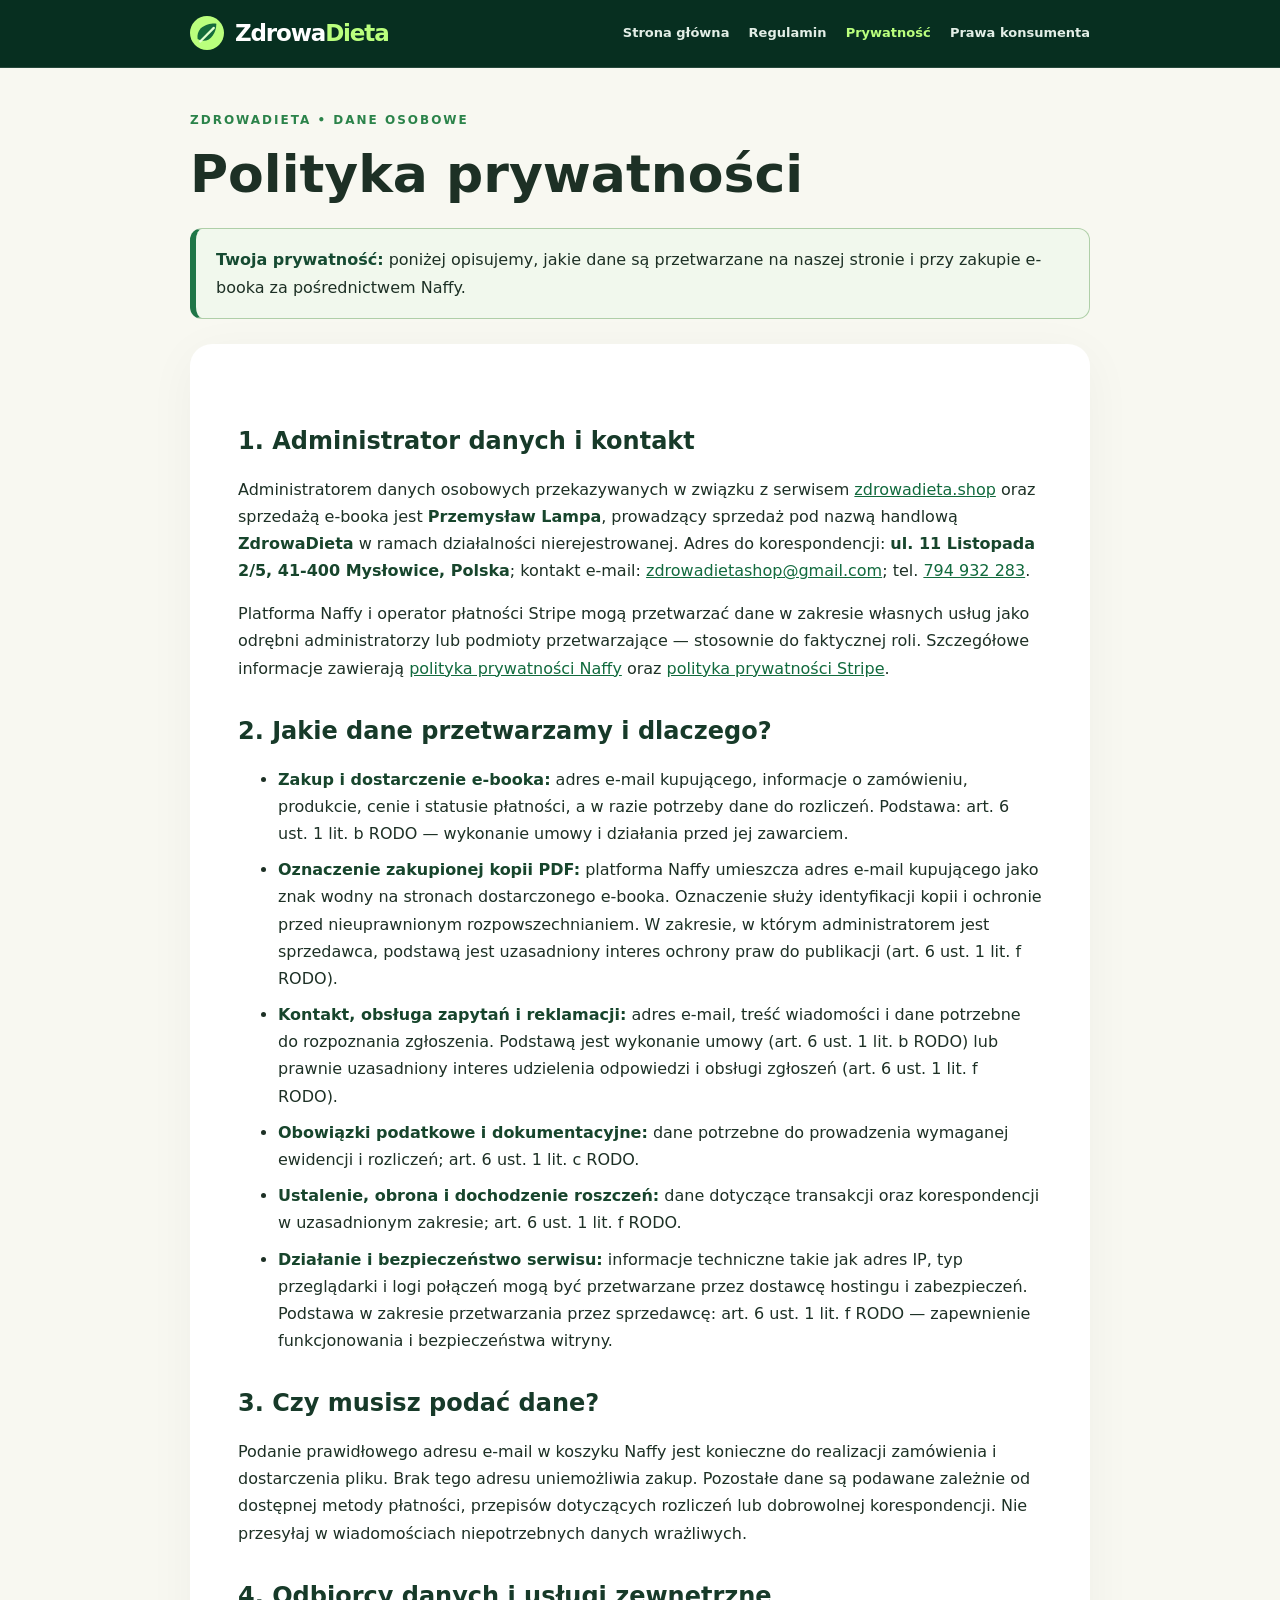
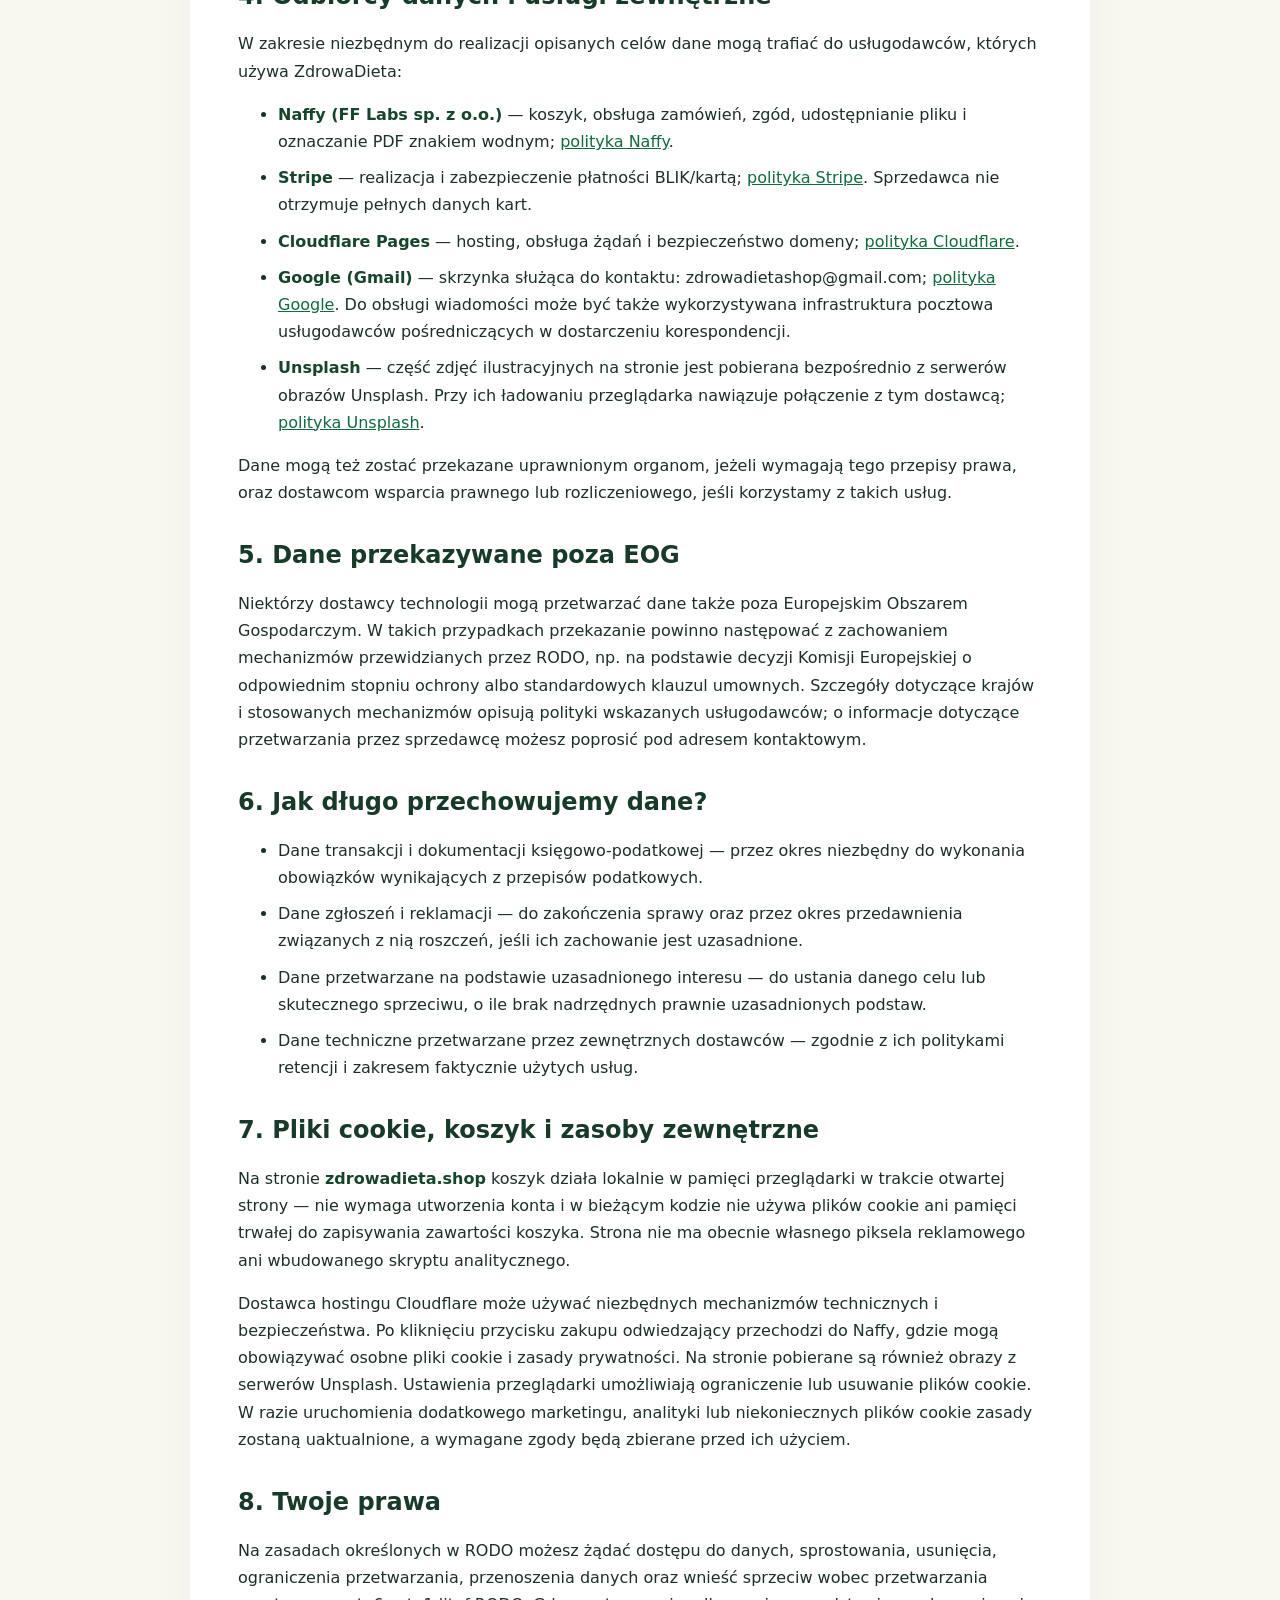
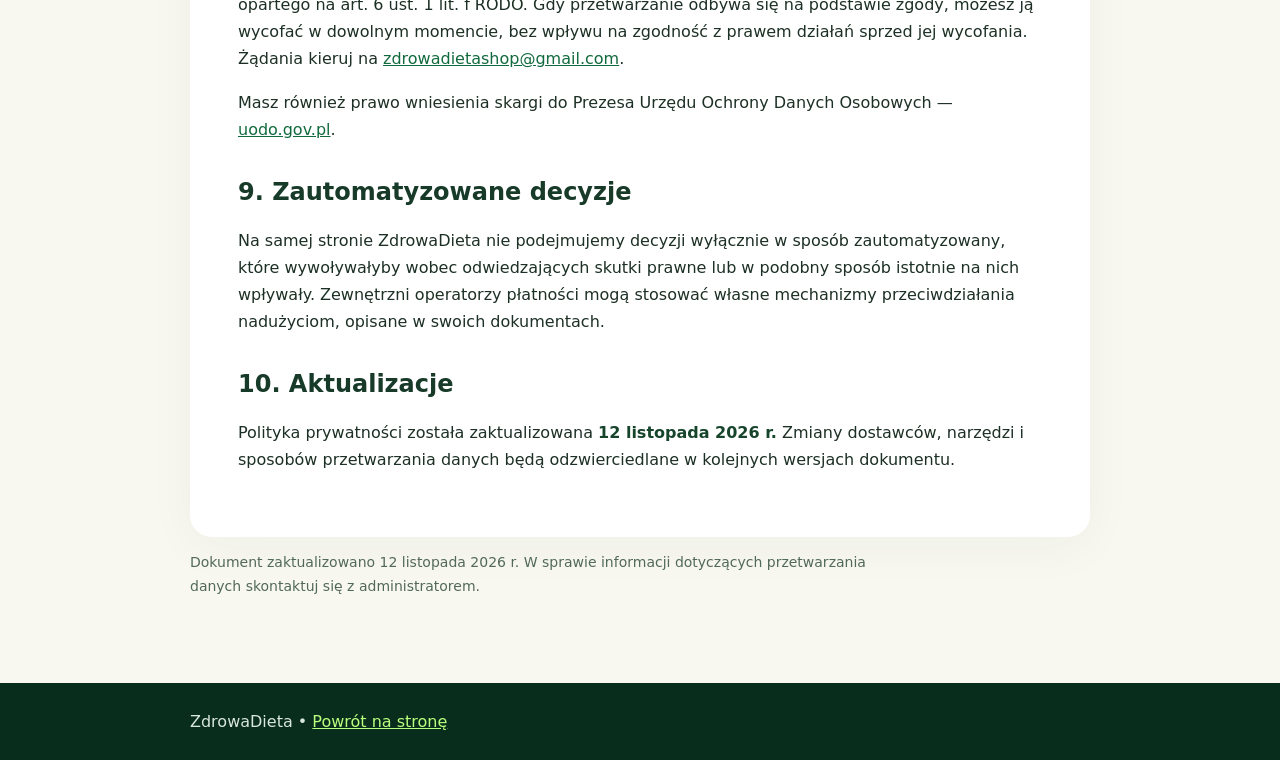
<file: polityka-prywatnosci.html>
<!doctype html><html lang="pl"><head><meta charset="utf-8"><meta name="viewport" content="width=device-width, initial-scale=1"><meta name="robots" content="index,follow"><title>Polityka prywatności – ZdrowaDieta</title><style>:root{--ink:#173a29;--green:#0a422c;--lime:#baff7d;--bg:#f8f8f1}*{box-sizing:border-box}html{scroll-behavior:smooth}body{margin:0;background:var(--bg);font:16px/1.7 system-ui,-apple-system,"Segoe UI",sans-serif;color:#1d3025}a{color:#116a3d}header{background:var(--green);color:#fff;padding:20px 0}header a{color:#fff;text-decoration:none;font-weight:800}.wrap{width:min(900px,calc(100% - 36px));margin:auto}.nav{display:flex;gap:22px;align-items:center;flex-wrap:wrap}.nav span{margin-right:auto;font-size:22px}main{padding:42px 0 70px}h1{font-size:clamp(34px,5vw,52px);line-height:1.1;margin:16px 0}h2{font-size:24px;color:var(--ink);margin-top:35px;line-height:1.2}h3{font-size:18px}p,li{max-width:79ch}li{margin:6px 0}.eyebrow{letter-spacing:2px;text-transform:uppercase;font-size:12px;font-weight:900;color:#2b834a}.warning{border:1px solid #d6bc75;border-left:6px solid #c09e3b;border-radius:12px;background:#fff8df;padding:17px 20px;margin:25px 0}.doc{background:#fff;border-radius:22px;padding:clamp(20px,5vw,48px);box-shadow:0 10px 50px #12351c0b}.fill{background:#fff0c7;padding:1px 5px;border-radius:4px;font-weight:700}.note{font-size:14px;color:#52695a}.footer{background:#092d1c;color:#d9e7dc;padding:25px 0}.footer a{color:#baff7d}hr{border:0;border-top:1px solid #dce6dc;margin:30px 0}blockquote{margin:20px 0;border-left:4px solid #27814d;padding:14px 20px;background:#eef6ec}strong{color:#17452c}header strong{color:#fff}@media(max-width:550px){.nav{gap:12px}.nav span{width:100%}main{padding:28px 0 50px}}.doc p,.doc li{overflow-wrap:break-word}.doc li{margin-bottom:9px}.warning{background:#f1f8ed;border-color:#afcfa8;border-left-color:#207648}.warning strong{color:#164b32}
/* Consistent vector brand and cleaner legal-page navigation */
header{padding:16px 0;background:#072f20;border-bottom:1px solid #ffffff20}
header .nav{display:flex;align-items:center;gap:clamp(12px,1.5vw,22px);flex-wrap:wrap}
header .legal-brand{display:inline-flex;align-items:center;gap:11px;margin-right:auto;text-decoration:none;color:#fff;font-size:23px;font-weight:850;letter-spacing:-.05em;white-space:nowrap;line-height:1.1}
header .legal-brand svg{display:block;width:34px;height:34px;flex:none}
header .legal-brand .legal-wordmark{font-size:23px;margin:0;font-weight:850;line-height:1.1}
header .legal-brand .legal-wordmark span{font-size:inherit;margin:0;color:#baff7d;font-weight:inherit}
header .nav>a:not(.legal-brand){font-size:13px;font-weight:700;line-height:1.3;letter-spacing:0;color:#e2eee6;padding:9px 0;text-decoration:none;transition:color .2s}
header .nav>a:not(.legal-brand):hover,header .nav>a[aria-current="page"]{color:#baff7d}
header .nav a:focus-visible{outline:3px solid #bdff91;outline-offset:4px;border-radius:5px}
@media(max-width:700px){header .legal-brand{width:100%;margin:0}header .nav{gap:10px 17px}header .nav>a:not(.legal-brand){font-size:12px;padding:4px 0}}
</style></head><body><header><nav class="wrap nav" aria-label="Nawigacja"><a class="legal-brand" href="/" aria-label="ZdrowaDieta — strona główna"><svg viewBox="0 0 40 40" aria-hidden="true"><circle cx="20" cy="20" r="20" fill="#baff7d"/><path d="M9 27C7 14 20 8 31 9c0 13-10 25-22 18Z" fill="#146b3b"/><path d="M12 30 28 14" stroke="#e1ffce" stroke-width="2.6" stroke-linecap="round"/></svg><span class="legal-wordmark">Zdrowa<span>Dieta</span></span></a><a href="/">Strona główna</a><a href="/regulamin.html">Regulamin</a><a href="/polityka-prywatnosci.html" aria-current="page">Prywatność</a><a href="/prawa-konsumenta.html">Prawa konsumenta</a></nav></header><main class="wrap"><div class="eyebrow">ZdrowaDieta • Dane osobowe</div><h1>Polityka prywatności</h1><div class="warning"><strong>Twoja prywatność:</strong> poniżej opisujemy, jakie dane są przetwarzane na naszej stronie i przy zakupie e-booka za pośrednictwem Naffy.</div><article class="doc" aria-label="Polityka prywatności ZdrowaDieta">
<h2>1. Administrator danych i kontakt</h2>
<p>Administratorem danych osobowych przekazywanych w związku z serwisem <a href="https://zdrowadieta.shop/">zdrowadieta.shop</a> oraz sprzedażą e-booka jest <strong>Przemysław Lampa</strong>, prowadzący sprzedaż pod nazwą handlową <strong>ZdrowaDieta</strong> w ramach działalności nierejestrowanej. Adres do korespondencji: <strong>ul. 11 Listopada 2/5, 41-400 Mysłowice, Polska</strong>; kontakt e-mail: <a href="mailto:zdrowadietashop@gmail.com">zdrowadietashop@gmail.com</a>; tel. <a href="tel:+48794932283">794 932 283</a>.</p>
<p>Platforma Naffy i operator płatności Stripe mogą przetwarzać dane w zakresie własnych usług jako odrębni administratorzy lub podmioty przetwarzające — stosownie do faktycznej roli. Szczegółowe informacje zawierają <a href="https://www.naffy.io/privacy" rel="noopener">polityka prywatności Naffy</a> oraz <a href="https://stripe.com/pl/privacy" rel="noopener">polityka prywatności Stripe</a>.</p>
<h2>2. Jakie dane przetwarzamy i dlaczego?</h2>
<ul>
<li><strong>Zakup i dostarczenie e-booka:</strong> adres e-mail kupującego, informacje o zamówieniu, produkcie, cenie i statusie płatności, a w razie potrzeby dane do rozliczeń. Podstawa: art. 6 ust. 1 lit. b RODO — wykonanie umowy i działania przed jej zawarciem.</li>
<li><strong>Oznaczenie zakupionej kopii PDF:</strong> platforma Naffy umieszcza adres e-mail kupującego jako znak wodny na stronach dostarczonego e-booka. Oznaczenie służy identyfikacji kopii i ochronie przed nieuprawnionym rozpowszechnianiem. W zakresie, w którym administratorem jest sprzedawca, podstawą jest uzasadniony interes ochrony praw do publikacji (art. 6 ust. 1 lit. f RODO).</li>
<li><strong>Kontakt, obsługa zapytań i reklamacji:</strong> adres e-mail, treść wiadomości i dane potrzebne do rozpoznania zgłoszenia. Podstawą jest wykonanie umowy (art. 6 ust. 1 lit. b RODO) lub prawnie uzasadniony interes udzielenia odpowiedzi i obsługi zgłoszeń (art. 6 ust. 1 lit. f RODO).</li>
<li><strong>Obowiązki podatkowe i dokumentacyjne:</strong> dane potrzebne do prowadzenia wymaganej ewidencji i rozliczeń; art. 6 ust. 1 lit. c RODO.</li>
<li><strong>Ustalenie, obrona i dochodzenie roszczeń:</strong> dane dotyczące transakcji oraz korespondencji w uzasadnionym zakresie; art. 6 ust. 1 lit. f RODO.</li>
<li><strong>Działanie i bezpieczeństwo serwisu:</strong> informacje techniczne takie jak adres IP, typ przeglądarki i logi połączeń mogą być przetwarzane przez dostawcę hostingu i zabezpieczeń. Podstawa w zakresie przetwarzania przez sprzedawcę: art. 6 ust. 1 lit. f RODO — zapewnienie funkcjonowania i bezpieczeństwa witryny.</li>
</ul>
<h2>3. Czy musisz podać dane?</h2>
<p>Podanie prawidłowego adresu e-mail w koszyku Naffy jest konieczne do realizacji zamówienia i dostarczenia pliku. Brak tego adresu uniemożliwia zakup. Pozostałe dane są podawane zależnie od dostępnej metody płatności, przepisów dotyczących rozliczeń lub dobrowolnej korespondencji. Nie przesyłaj w wiadomościach niepotrzebnych danych wrażliwych.</p>
<h2>4. Odbiorcy danych i usługi zewnętrzne</h2>
<p>W zakresie niezbędnym do realizacji opisanych celów dane mogą trafiać do usługodawców, których używa ZdrowaDieta:</p>
<ul>
<li><strong>Naffy (FF Labs sp. z o.o.)</strong> — koszyk, obsługa zamówień, zgód, udostępnianie pliku i oznaczanie PDF znakiem wodnym; <a href="https://www.naffy.io/privacy" rel="noopener">polityka Naffy</a>.</li>
<li><strong>Stripe</strong> — realizacja i zabezpieczenie płatności BLIK/kartą; <a href="https://stripe.com/pl/privacy" rel="noopener">polityka Stripe</a>. Sprzedawca nie otrzymuje pełnych danych kart.</li>
<li><strong>Cloudflare Pages</strong> — hosting, obsługa żądań i bezpieczeństwo domeny; <a href="https://www.cloudflare.com/privacypolicy/" rel="noopener">polityka Cloudflare</a>.</li>
<li><strong>Google (Gmail)</strong> — skrzynka służąca do kontaktu: zdrowadietashop@gmail.com; <a href="https://policies.google.com/privacy?hl=pl" rel="noopener">polityka Google</a>. Do obsługi wiadomości może być także wykorzystywana infrastruktura pocztowa usługodawców pośredniczących w dostarczeniu korespondencji.</li>
<li><strong>Unsplash</strong> — część zdjęć ilustracyjnych na stronie jest pobierana bezpośrednio z serwerów obrazów Unsplash. Przy ich ładowaniu przeglądarka nawiązuje połączenie z tym dostawcą; <a href="https://unsplash.com/privacy" rel="noopener">polityka Unsplash</a>.</li>
</ul>
<p>Dane mogą też zostać przekazane uprawnionym organom, jeżeli wymagają tego przepisy prawa, oraz dostawcom wsparcia prawnego lub rozliczeniowego, jeśli korzystamy z takich usług.</p>
<h2>5. Dane przekazywane poza EOG</h2>
<p>Niektórzy dostawcy technologii mogą przetwarzać dane także poza Europejskim Obszarem Gospodarczym. W takich przypadkach przekazanie powinno następować z zachowaniem mechanizmów przewidzianych przez RODO, np. na podstawie decyzji Komisji Europejskiej o odpowiednim stopniu ochrony albo standardowych klauzul umownych. Szczegóły dotyczące krajów i stosowanych mechanizmów opisują polityki wskazanych usługodawców; o informacje dotyczące przetwarzania przez sprzedawcę możesz poprosić pod adresem kontaktowym.</p>
<h2>6. Jak długo przechowujemy dane?</h2>
<ul>
<li>Dane transakcji i dokumentacji księgowo-podatkowej — przez okres niezbędny do wykonania obowiązków wynikających z przepisów podatkowych.</li>
<li>Dane zgłoszeń i reklamacji — do zakończenia sprawy oraz przez okres przedawnienia związanych z nią roszczeń, jeśli ich zachowanie jest uzasadnione.</li>
<li>Dane przetwarzane na podstawie uzasadnionego interesu — do ustania danego celu lub skutecznego sprzeciwu, o ile brak nadrzędnych prawnie uzasadnionych podstaw.</li>
<li>Dane techniczne przetwarzane przez zewnętrznych dostawców — zgodnie z ich politykami retencji i zakresem faktycznie użytych usług.</li>
</ul>
<h2>7. Pliki cookie, koszyk i zasoby zewnętrzne</h2>
<p>Na stronie <strong>zdrowadieta.shop</strong> koszyk działa lokalnie w pamięci przeglądarki w trakcie otwartej strony — nie wymaga utworzenia konta i w bieżącym kodzie nie używa plików cookie ani pamięci trwałej do zapisywania zawartości koszyka. Strona nie ma obecnie własnego piksela reklamowego ani wbudowanego skryptu analitycznego.</p>
<p>Dostawca hostingu Cloudflare może używać niezbędnych mechanizmów technicznych i bezpieczeństwa. Po kliknięciu przycisku zakupu odwiedzający przechodzi do Naffy, gdzie mogą obowiązywać osobne pliki cookie i zasady prywatności. Na stronie pobierane są również obrazy z serwerów Unsplash. Ustawienia przeglądarki umożliwiają ograniczenie lub usuwanie plików cookie. W razie uruchomienia dodatkowego marketingu, analityki lub niekoniecznych plików cookie zasady zostaną uaktualnione, a wymagane zgody będą zbierane przed ich użyciem.</p>
<h2>8. Twoje prawa</h2>
<p>Na zasadach określonych w RODO możesz żądać dostępu do danych, sprostowania, usunięcia, ograniczenia przetwarzania, przenoszenia danych oraz wnieść sprzeciw wobec przetwarzania opartego na art. 6 ust. 1 lit. f RODO. Gdy przetwarzanie odbywa się na podstawie zgody, możesz ją wycofać w dowolnym momencie, bez wpływu na zgodność z prawem działań sprzed jej wycofania. Żądania kieruj na <a href="mailto:zdrowadietashop@gmail.com">zdrowadietashop@gmail.com</a>.</p>
<p>Masz również prawo wniesienia skargi do Prezesa Urzędu Ochrony Danych Osobowych — <a href="https://uodo.gov.pl/" rel="noopener">uodo.gov.pl</a>.</p>
<h2>9. Zautomatyzowane decyzje</h2>
<p>Na samej stronie ZdrowaDieta nie podejmujemy decyzji wyłącznie w sposób zautomatyzowany, które wywoływałyby wobec odwiedzających skutki prawne lub w podobny sposób istotnie na nich wpływały. Zewnętrzni operatorzy płatności mogą stosować własne mechanizmy przeciwdziałania nadużyciom, opisane w swoich dokumentach.</p>
<h2>10. Aktualizacje</h2>
<p>Polityka prywatności została zaktualizowana <strong>12 listopada 2026 r.</strong> Zmiany dostawców, narzędzi i sposobów przetwarzania danych będą odzwierciedlane w kolejnych wersjach dokumentu.</p>
</article><p class="note">Dokument zaktualizowano 12 listopada 2026 r. W sprawie informacji dotyczących przetwarzania danych skontaktuj się z administratorem.</p></main><footer class="footer"><div class="wrap">ZdrowaDieta • <a href="/">Powrót na stronę</a></div></footer></body></html>
</file>
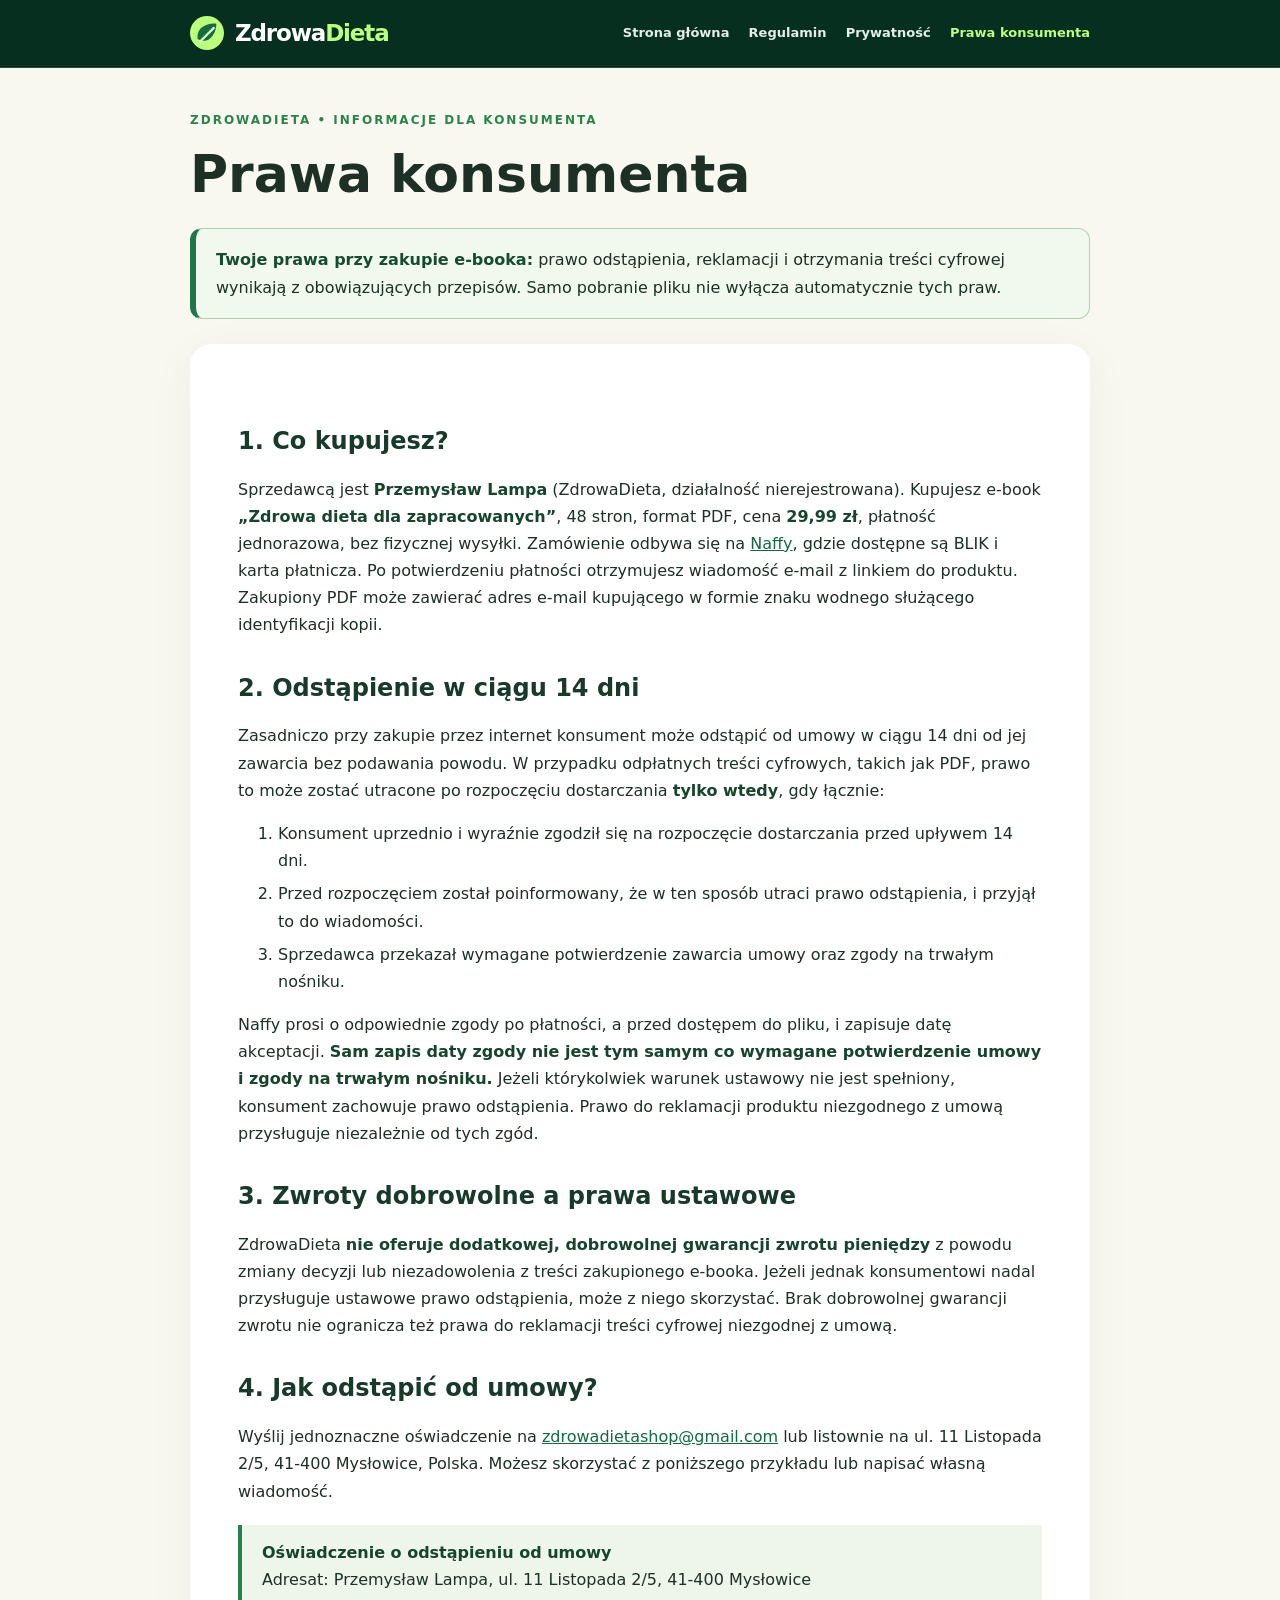
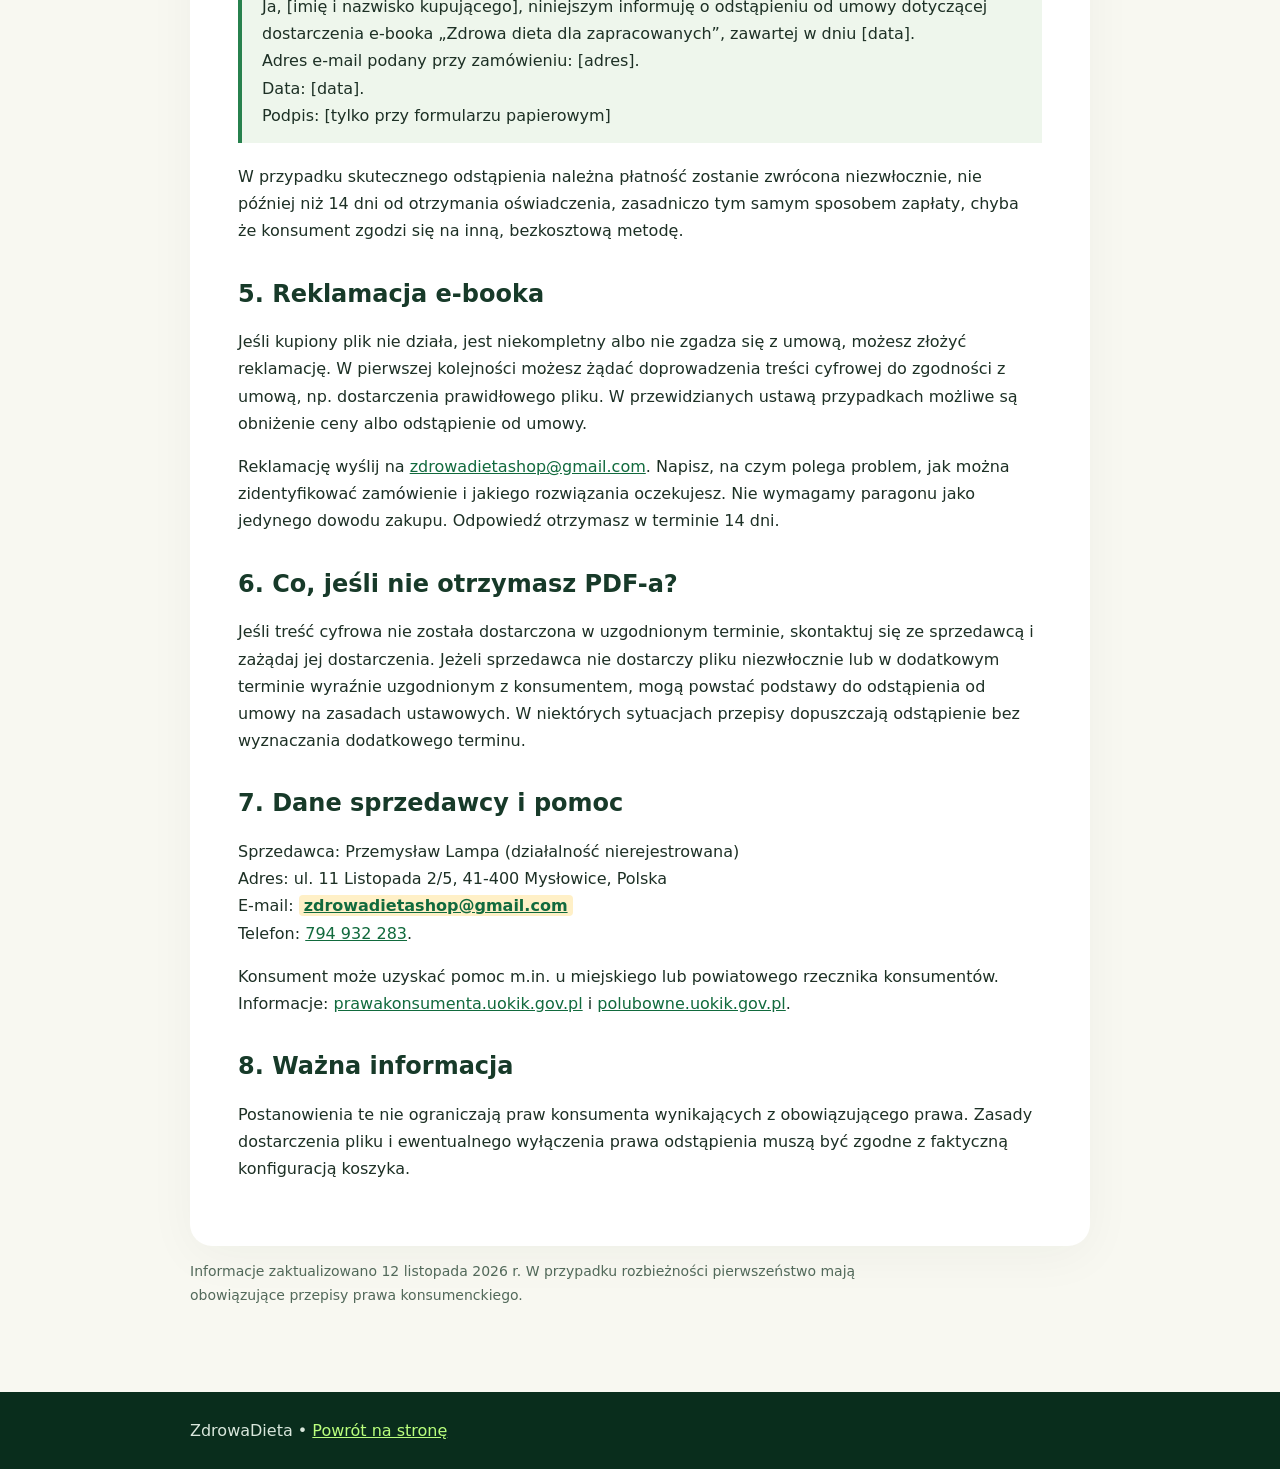
<file: prawa-konsumenta.html>
<!doctype html><html lang="pl"><head><meta charset="utf-8"><meta name="viewport" content="width=device-width, initial-scale=1"><meta name="robots" content="index,follow"><title>Prawa konsumenta – ZdrowaDieta</title><style>:root{--ink:#173a29;--green:#0a422c;--lime:#baff7d;--bg:#f8f8f1}*{box-sizing:border-box}html{scroll-behavior:smooth}body{margin:0;background:var(--bg);font:16px/1.7 system-ui,-apple-system,"Segoe UI",sans-serif;color:#1d3025}a{color:#116a3d}header{background:var(--green);color:#fff;padding:20px 0}header a{color:#fff;text-decoration:none;font-weight:800}.wrap{width:min(900px,calc(100% - 36px));margin:auto}.nav{display:flex;gap:22px;align-items:center;flex-wrap:wrap}.nav span{margin-right:auto;font-size:22px}main{padding:42px 0 70px}h1{font-size:clamp(34px,5vw,52px);line-height:1.1;margin:16px 0}h2{font-size:24px;color:var(--ink);margin-top:35px;line-height:1.2}h3{font-size:18px}p,li{max-width:79ch}li{margin:6px 0}.eyebrow{letter-spacing:2px;text-transform:uppercase;font-size:12px;font-weight:900;color:#2b834a}.warning{border:1px solid #d6bc75;border-left:6px solid #c09e3b;border-radius:12px;background:#fff8df;padding:17px 20px;margin:25px 0}.doc{background:#fff;border-radius:22px;padding:clamp(20px,5vw,48px);box-shadow:0 10px 50px #12351c0b}.fill{background:#fff0c7;padding:1px 5px;border-radius:4px;font-weight:700}.note{font-size:14px;color:#52695a}.footer{background:#092d1c;color:#d9e7dc;padding:25px 0}.footer a{color:#baff7d}hr{border:0;border-top:1px solid #dce6dc;margin:30px 0}blockquote{margin:20px 0;border-left:4px solid #27814d;padding:14px 20px;background:#eef6ec}strong{color:#17452c}header strong{color:#fff}@media(max-width:550px){.nav{gap:12px}.nav span{width:100%}main{padding:28px 0 50px}}.doc p,.doc li{overflow-wrap:break-word}.warning{background:#f1f8ed;border-color:#afcfa8;border-left-color:#207648}.warning strong{color:#164b32}
/* Consistent vector brand and cleaner legal-page navigation */
header{padding:16px 0;background:#072f20;border-bottom:1px solid #ffffff20}
header .nav{display:flex;align-items:center;gap:clamp(12px,1.5vw,22px);flex-wrap:wrap}
header .legal-brand{display:inline-flex;align-items:center;gap:11px;margin-right:auto;text-decoration:none;color:#fff;font-size:23px;font-weight:850;letter-spacing:-.05em;white-space:nowrap;line-height:1.1}
header .legal-brand svg{display:block;width:34px;height:34px;flex:none}
header .legal-brand .legal-wordmark{font-size:23px;margin:0;font-weight:850;line-height:1.1}
header .legal-brand .legal-wordmark span{font-size:inherit;margin:0;color:#baff7d;font-weight:inherit}
header .nav>a:not(.legal-brand){font-size:13px;font-weight:700;line-height:1.3;letter-spacing:0;color:#e2eee6;padding:9px 0;text-decoration:none;transition:color .2s}
header .nav>a:not(.legal-brand):hover,header .nav>a[aria-current="page"]{color:#baff7d}
header .nav a:focus-visible{outline:3px solid #bdff91;outline-offset:4px;border-radius:5px}
@media(max-width:700px){header .legal-brand{width:100%;margin:0}header .nav{gap:10px 17px}header .nav>a:not(.legal-brand){font-size:12px;padding:4px 0}}
</style></head><body><header><nav class="wrap nav" aria-label="Nawigacja"><a class="legal-brand" href="/" aria-label="ZdrowaDieta — strona główna"><svg viewBox="0 0 40 40" aria-hidden="true"><circle cx="20" cy="20" r="20" fill="#baff7d"/><path d="M9 27C7 14 20 8 31 9c0 13-10 25-22 18Z" fill="#146b3b"/><path d="M12 30 28 14" stroke="#e1ffce" stroke-width="2.6" stroke-linecap="round"/></svg><span class="legal-wordmark">Zdrowa<span>Dieta</span></span></a><a href="/">Strona główna</a><a href="/regulamin.html">Regulamin</a><a href="/polityka-prywatnosci.html">Prywatność</a><a href="/prawa-konsumenta.html" aria-current="page">Prawa konsumenta</a></nav></header><main class="wrap"><div class="eyebrow">ZdrowaDieta • Informacje dla konsumenta</div><h1>Prawa konsumenta</h1><div class="warning"><strong>Twoje prawa przy zakupie e-booka:</strong> prawo odstąpienia, reklamacji i otrzymania treści cyfrowej wynikają z obowiązujących przepisów. Samo pobranie pliku nie wyłącza automatycznie tych praw.</div><article class="doc">
<h2>1. Co kupujesz?</h2>
<p>Sprzedawcą jest <strong>Przemysław Lampa</strong> (ZdrowaDieta, działalność nierejestrowana). Kupujesz e-book <strong>„Zdrowa dieta dla zapracowanych”</strong>, 48 stron, format PDF, cena <strong>29,99 zł</strong>, płatność jednorazowa, bez fizycznej wysyłki. Zamówienie odbywa się na <a href="https://www.naffy.io/zdrowa-dieta/zdrowadieta-krx" rel="noopener">Naffy</a>, gdzie dostępne są BLIK i karta płatnicza. Po potwierdzeniu płatności otrzymujesz wiadomość e-mail z linkiem do produktu. Zakupiony PDF może zawierać adres e-mail kupującego w formie znaku wodnego służącego identyfikacji kopii.</p>
<h2>2. Odstąpienie w ciągu 14 dni</h2>
<p>Zasadniczo przy zakupie przez internet konsument może odstąpić od umowy w ciągu 14 dni od jej zawarcia bez podawania powodu. W przypadku odpłatnych treści cyfrowych, takich jak PDF, prawo to może zostać utracone po rozpoczęciu dostarczania <strong>tylko wtedy</strong>, gdy łącznie:</p>
<ol>
<li>Konsument uprzednio i wyraźnie zgodził się na rozpoczęcie dostarczania przed upływem 14 dni.</li>
<li>Przed rozpoczęciem został poinformowany, że w ten sposób utraci prawo odstąpienia, i przyjął to do wiadomości.</li>
<li>Sprzedawca przekazał wymagane potwierdzenie zawarcia umowy oraz zgody na trwałym nośniku.</li>
</ol>
<p>Naffy prosi o odpowiednie zgody po płatności, a przed dostępem do pliku, i zapisuje datę akceptacji. <strong>Sam zapis daty zgody nie jest tym samym co wymagane potwierdzenie umowy i zgody na trwałym nośniku.</strong> Jeżeli którykolwiek warunek ustawowy nie jest spełniony, konsument zachowuje prawo odstąpienia. Prawo do reklamacji produktu niezgodnego z umową przysługuje niezależnie od tych zgód.</p>
<h2>3. Zwroty dobrowolne a prawa ustawowe</h2>
<p>ZdrowaDieta <strong>nie oferuje dodatkowej, dobrowolnej gwarancji zwrotu pieniędzy</strong> z powodu zmiany decyzji lub niezadowolenia z treści zakupionego e-booka. Jeżeli jednak konsumentowi nadal przysługuje ustawowe prawo odstąpienia, może z niego skorzystać. Brak dobrowolnej gwarancji zwrotu nie ogranicza też prawa do reklamacji treści cyfrowej niezgodnej z umową.</p>
<h2>4. Jak odstąpić od umowy?</h2>
<p>Wyślij jednoznaczne oświadczenie na <a href="mailto:zdrowadietashop@gmail.com">zdrowadietashop@gmail.com</a> lub listownie na ul. 11 Listopada 2/5, 41-400 Mysłowice, Polska. Możesz skorzystać z poniższego przykładu lub napisać własną wiadomość.</p>
<blockquote><strong>Oświadczenie o odstąpieniu od umowy</strong><br>Adresat: Przemysław Lampa, ul. 11 Listopada 2/5, 41-400 Mysłowice<br>Ja, [imię i nazwisko kupującego], niniejszym informuję o odstąpieniu od umowy dotyczącej dostarczenia e-booka „Zdrowa dieta dla zapracowanych”, zawartej w dniu [data].<br>Adres e-mail podany przy zamówieniu: [adres].<br>Data: [data].<br>Podpis: [tylko przy formularzu papierowym]</blockquote>
<p>W przypadku skutecznego odstąpienia należna płatność zostanie zwrócona niezwłocznie, nie później niż 14 dni od otrzymania oświadczenia, zasadniczo tym samym sposobem zapłaty, chyba że konsument zgodzi się na inną, bezkosztową metodę.</p>
<h2>5. Reklamacja e-booka</h2>
<p>Jeśli kupiony plik nie działa, jest niekompletny albo nie zgadza się z umową, możesz złożyć reklamację. W pierwszej kolejności możesz żądać doprowadzenia treści cyfrowej do zgodności z umową, np. dostarczenia prawidłowego pliku. W przewidzianych ustawą przypadkach możliwe są obniżenie ceny albo odstąpienie od umowy.</p>
<p>Reklamację wyślij na <a href="mailto:zdrowadietashop@gmail.com">zdrowadietashop@gmail.com</a>. Napisz, na czym polega problem, jak można zidentyfikować zamówienie i jakiego rozwiązania oczekujesz. Nie wymagamy paragonu jako jedynego dowodu zakupu. Odpowiedź otrzymasz w terminie 14 dni.</p>
<h2>6. Co, jeśli nie otrzymasz PDF-a?</h2>
<p>Jeśli treść cyfrowa nie została dostarczona w uzgodnionym terminie, skontaktuj się ze sprzedawcą i zażądaj jej dostarczenia. Jeżeli sprzedawca nie dostarczy pliku niezwłocznie lub w dodatkowym terminie wyraźnie uzgodnionym z konsumentem, mogą powstać podstawy do odstąpienia od umowy na zasadach ustawowych. W niektórych sytuacjach przepisy dopuszczają odstąpienie bez wyznaczania dodatkowego terminu.</p>
<h2>7. Dane sprzedawcy i pomoc</h2>
<p>Sprzedawca: Przemysław Lampa (działalność nierejestrowana)<br>Adres: ul. 11 Listopada 2/5, 41-400 Mysłowice, Polska<br>E-mail: <span class="fill"><a href="mailto:zdrowadietashop@gmail.com">zdrowadietashop@gmail.com</a></span><br>Telefon: <a href="tel:+48794932283">794 932 283</a>.</p>
<p>Konsument może uzyskać pomoc m.in. u miejskiego lub powiatowego rzecznika konsumentów. Informacje: <a href="https://prawakonsumenta.uokik.gov.pl/" rel="noopener">prawakonsumenta.uokik.gov.pl</a> i <a href="https://polubowne.uokik.gov.pl/" rel="noopener">polubowne.uokik.gov.pl</a>.</p>
<h2>8. Ważna informacja</h2><p>Postanowienia te nie ograniczają praw konsumenta wynikających z obowiązującego prawa. Zasady dostarczenia pliku i ewentualnego wyłączenia prawa odstąpienia muszą być zgodne z faktyczną konfiguracją koszyka.</p></article><p class="note">Informacje zaktualizowano 12 listopada 2026 r. W przypadku rozbieżności pierwszeństwo mają obowiązujące przepisy prawa konsumenckiego.</p></main><footer class="footer"><div class="wrap">ZdrowaDieta • <a href="/">Powrót na stronę</a></div></footer></body></html>
</file>
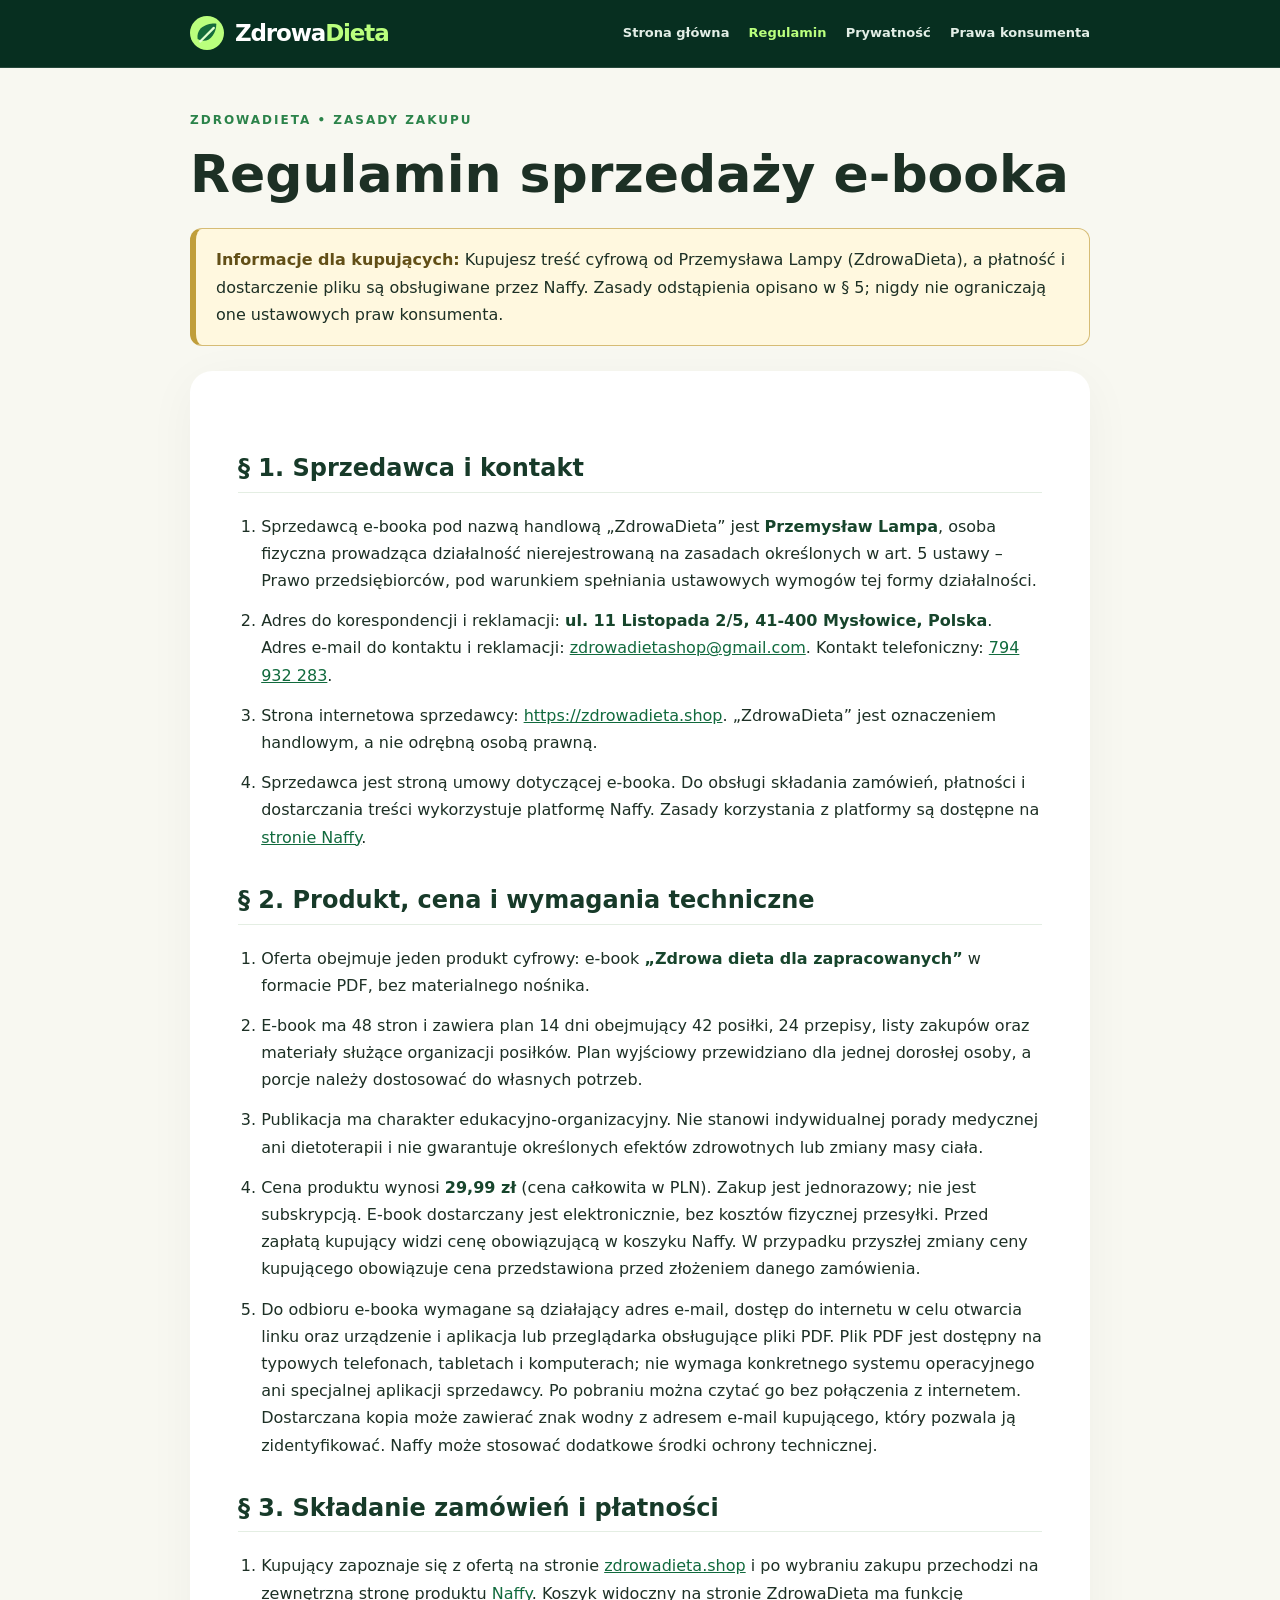
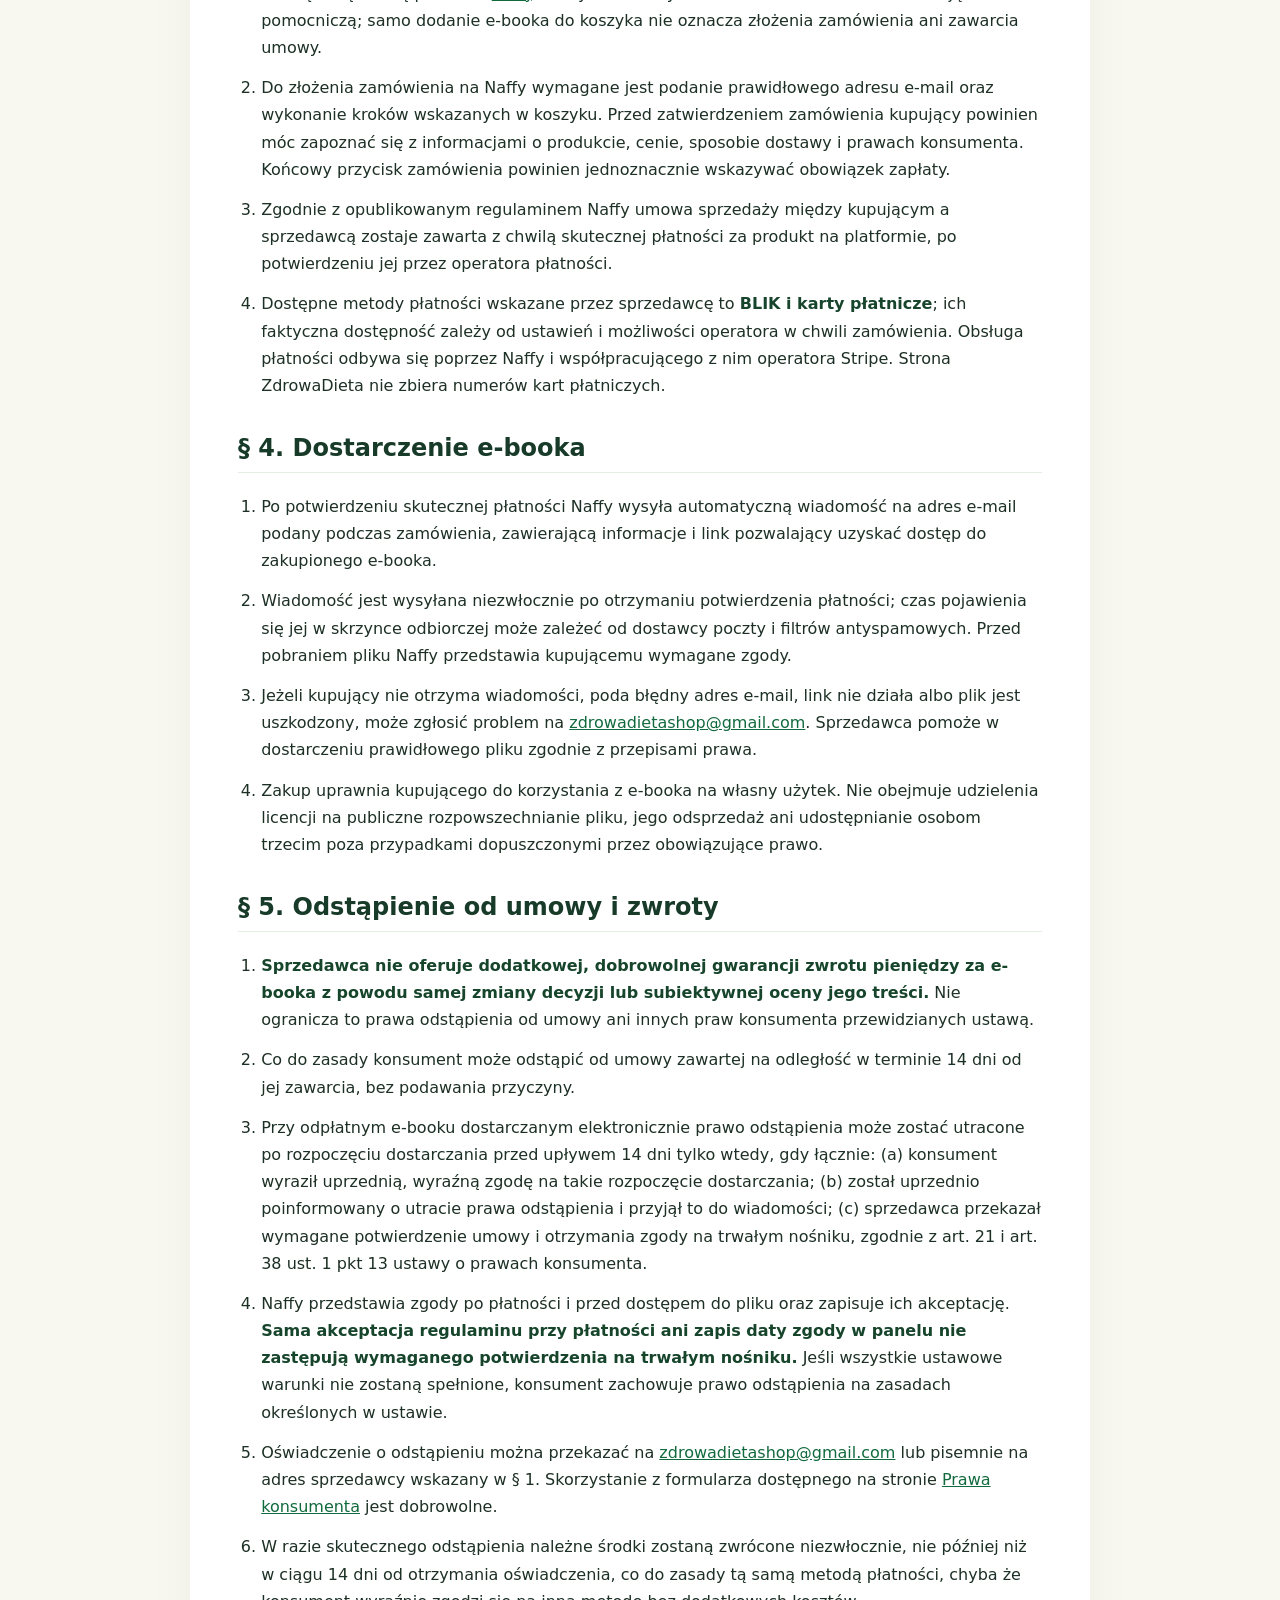
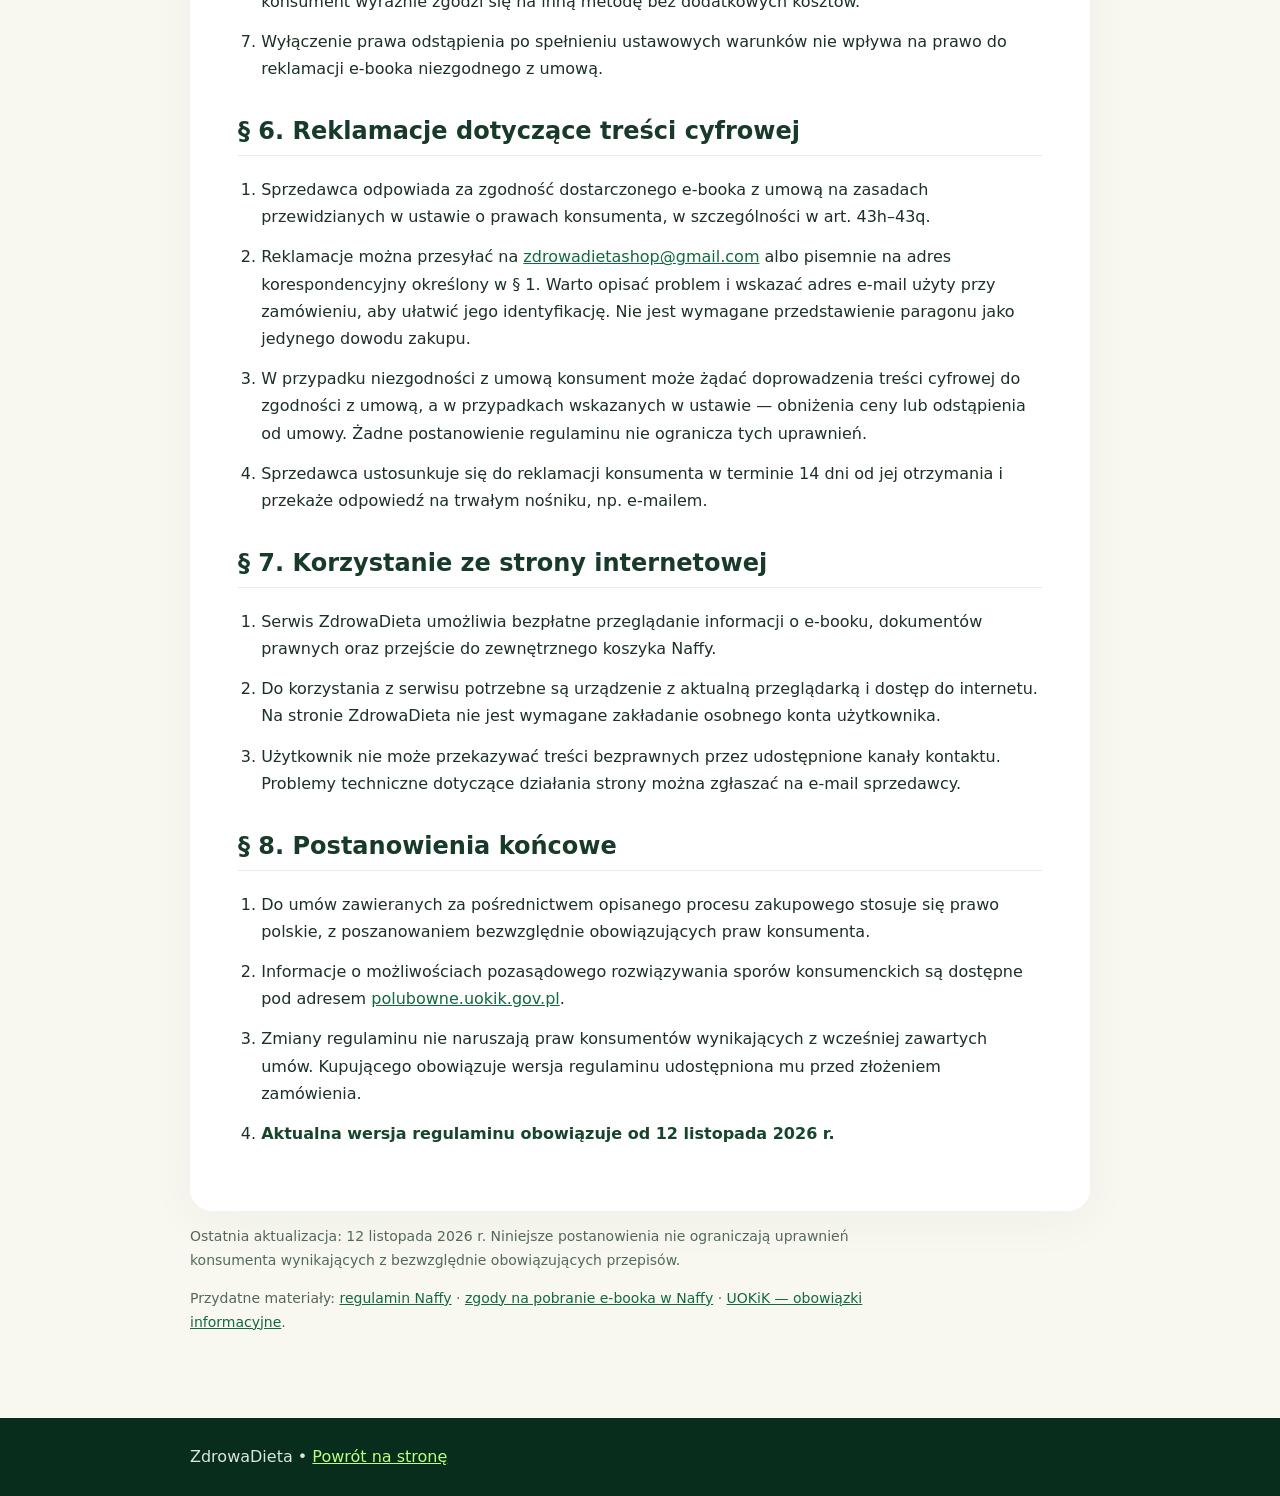
<file: regulamin.html>
<!doctype html><html lang="pl"><head><meta charset="utf-8"><meta name="viewport" content="width=device-width, initial-scale=1"><meta name="robots" content="index,follow"><title>Regulamin sprzedaży e-booka – ZdrowaDieta</title><style>:root{--ink:#173a29;--green:#0a422c;--lime:#baff7d;--bg:#f8f8f1}*{box-sizing:border-box}html{scroll-behavior:smooth}body{margin:0;background:var(--bg);font:16px/1.7 system-ui,-apple-system,"Segoe UI",sans-serif;color:#1d3025}a{color:#116a3d}header{background:var(--green);color:#fff;padding:20px 0}header a{color:#fff;text-decoration:none;font-weight:800}.wrap{width:min(900px,calc(100% - 36px));margin:auto}.nav{display:flex;gap:22px;align-items:center;flex-wrap:wrap}.nav span{margin-right:auto;font-size:22px}main{padding:42px 0 70px}h1{font-size:clamp(34px,5vw,52px);line-height:1.1;margin:16px 0}h2{font-size:24px;color:var(--ink);margin-top:35px;line-height:1.2}h3{font-size:18px}p,li{max-width:79ch}li{margin:6px 0}.eyebrow{letter-spacing:2px;text-transform:uppercase;font-size:12px;font-weight:900;color:#2b834a}.warning{border:1px solid #d6bc75;border-left:6px solid #c09e3b;border-radius:12px;background:#fff8df;padding:17px 20px;margin:25px 0}.doc{background:#fff;border-radius:22px;padding:clamp(20px,5vw,48px);box-shadow:0 10px 50px #12351c0b}.fill{background:#fff0c7;padding:1px 5px;border-radius:4px;font-weight:700}.note{font-size:14px;color:#52695a}.footer{background:#092d1c;color:#d9e7dc;padding:25px 0}.footer a{color:#baff7d}hr{border:0;border-top:1px solid #dce6dc;margin:30px 0}blockquote{margin:20px 0;border-left:4px solid #27814d;padding:14px 20px;background:#eef6ec}strong{color:#17452c}header strong{color:#fff}@media(max-width:550px){.nav{gap:12px}.nav span{width:100%}main{padding:28px 0 50px}}.doc-status{display:inline-block;vertical-align:middle;font-size:14px;letter-spacing:0;font-weight:800;background:#fff2c8;border:1px solid #dab95a;color:#7b5e14;border-radius:99px;padding:7px 14px;margin-left:8px}.warning strong{color:#624f17}.doc a{word-break:break-word}ol{padding-left:1.45rem}.doc li{margin:13px 0}.doc h2{padding-bottom:9px;border-bottom:1px solid #e4eee3}@media(max-width:550px){.doc-status{margin-left:0;margin-top:10px}}
/* Consistent vector brand and cleaner legal-page navigation */
header{padding:16px 0;background:#072f20;border-bottom:1px solid #ffffff20}
header .nav{display:flex;align-items:center;gap:clamp(12px,1.5vw,22px);flex-wrap:wrap}
header .legal-brand{display:inline-flex;align-items:center;gap:11px;margin-right:auto;text-decoration:none;color:#fff;font-size:23px;font-weight:850;letter-spacing:-.05em;white-space:nowrap;line-height:1.1}
header .legal-brand svg{display:block;width:34px;height:34px;flex:none}
header .legal-brand .legal-wordmark{font-size:23px;margin:0;font-weight:850;line-height:1.1}
header .legal-brand .legal-wordmark span{font-size:inherit;margin:0;color:#baff7d;font-weight:inherit}
header .nav>a:not(.legal-brand){font-size:13px;font-weight:700;line-height:1.3;letter-spacing:0;color:#e2eee6;padding:9px 0;text-decoration:none;transition:color .2s}
header .nav>a:not(.legal-brand):hover,header .nav>a[aria-current="page"]{color:#baff7d}
header .nav a:focus-visible{outline:3px solid #bdff91;outline-offset:4px;border-radius:5px}
@media(max-width:700px){header .legal-brand{width:100%;margin:0}header .nav{gap:10px 17px}header .nav>a:not(.legal-brand){font-size:12px;padding:4px 0}}
</style></head><body><header><nav class="wrap nav" aria-label="Nawigacja"><a class="legal-brand" href="/" aria-label="ZdrowaDieta — strona główna"><svg viewBox="0 0 40 40" aria-hidden="true"><circle cx="20" cy="20" r="20" fill="#baff7d"/><path d="M9 27C7 14 20 8 31 9c0 13-10 25-22 18Z" fill="#146b3b"/><path d="M12 30 28 14" stroke="#e1ffce" stroke-width="2.6" stroke-linecap="round"/></svg><span class="legal-wordmark">Zdrowa<span>Dieta</span></span></a><a href="/">Strona główna</a><a href="/regulamin.html" aria-current="page">Regulamin</a><a href="/polityka-prywatnosci.html">Prywatność</a><a href="/prawa-konsumenta.html">Prawa konsumenta</a></nav></header><main class="wrap"><div class="eyebrow">ZdrowaDieta • Zasady zakupu</div><h1>Regulamin sprzedaży e-booka </h1><div class="warning" role="note"><strong>Informacje dla kupujących:</strong> Kupujesz treść cyfrową od Przemysława Lampy (ZdrowaDieta), a płatność i dostarczenie pliku są obsługiwane przez Naffy. Zasady odstąpienia opisano w § 5; nigdy nie ograniczają one ustawowych praw konsumenta.</div>
<article class="doc" aria-label="Projekt regulaminu sprzedaży e-booka">
<h2>§ 1. Sprzedawca i kontakt</h2>
<ol>
<li>Sprzedawcą e-booka pod nazwą handlową „ZdrowaDieta” jest <strong>Przemysław Lampa</strong>, osoba fizyczna prowadząca działalność nierejestrowaną na zasadach określonych w art. 5 ustawy – Prawo przedsiębiorców, pod warunkiem spełniania ustawowych wymogów tej formy działalności.</li>
<li>Adres do korespondencji i reklamacji: <strong>ul. 11 Listopada 2/5, 41-400 Mysłowice, Polska</strong>. Adres e-mail do kontaktu i reklamacji: <a href="mailto:zdrowadietashop@gmail.com">zdrowadietashop@gmail.com</a>. Kontakt telefoniczny: <a href="tel:+48794932283">794 932 283</a>.</li>
<li>Strona internetowa sprzedawcy: <a href="https://zdrowadieta.shop">https://zdrowadieta.shop</a>. „ZdrowaDieta” jest oznaczeniem handlowym, a nie odrębną osobą prawną.</li>
<li>Sprzedawca jest stroną umowy dotyczącej e-booka. Do obsługi składania zamówień, płatności i dostarczania treści wykorzystuje platformę Naffy. Zasady korzystania z platformy są dostępne na <a href="https://www.naffy.io/terms" rel="noopener">stronie Naffy</a>.</li>
</ol>
<h2>§ 2. Produkt, cena i wymagania techniczne</h2>
<ol>
<li>Oferta obejmuje jeden produkt cyfrowy: e-book <strong>„Zdrowa dieta dla zapracowanych”</strong> w formacie PDF, bez materialnego nośnika.</li>
<li>E-book ma 48 stron i zawiera plan 14 dni obejmujący 42 posiłki, 24 przepisy, listy zakupów oraz materiały służące organizacji posiłków. Plan wyjściowy przewidziano dla jednej dorosłej osoby, a porcje należy dostosować do własnych potrzeb.</li>
<li>Publikacja ma charakter edukacyjno-organizacyjny. Nie stanowi indywidualnej porady medycznej ani dietoterapii i nie gwarantuje określonych efektów zdrowotnych lub zmiany masy ciała.</li>
<li>Cena produktu wynosi <strong>29,99 zł</strong> (cena całkowita w PLN). Zakup jest jednorazowy; nie jest subskrypcją. E-book dostarczany jest elektronicznie, bez kosztów fizycznej przesyłki. Przed zapłatą kupujący widzi cenę obowiązującą w koszyku Naffy. W przypadku przyszłej zmiany ceny kupującego obowiązuje cena przedstawiona przed złożeniem danego zamówienia.</li>
<li>Do odbioru e-booka wymagane są działający adres e-mail, dostęp do internetu w celu otwarcia linku oraz urządzenie i aplikacja lub przeglądarka obsługujące pliki PDF. Plik PDF jest dostępny na typowych telefonach, tabletach i komputerach; nie wymaga konkretnego systemu operacyjnego ani specjalnej aplikacji sprzedawcy. Po pobraniu można czytać go bez połączenia z internetem. Dostarczana kopia może zawierać znak wodny z adresem e-mail kupującego, który pozwala ją zidentyfikować. Naffy może stosować dodatkowe środki ochrony technicznej.</li>
</ol>
<h2>§ 3. Składanie zamówień i płatności</h2>
<ol>
<li>Kupujący zapoznaje się z ofertą na stronie <a href="https://zdrowadieta.shop">zdrowadieta.shop</a> i po wybraniu zakupu przechodzi na zewnętrzną stronę produktu <a href="https://www.naffy.io/zdrowa-dieta/zdrowadieta-krx" rel="noopener">Naffy</a>. Koszyk widoczny na stronie ZdrowaDieta ma funkcję pomocniczą; samo dodanie e-booka do koszyka nie oznacza złożenia zamówienia ani zawarcia umowy.</li>
<li>Do złożenia zamówienia na Naffy wymagane jest podanie prawidłowego adresu e-mail oraz wykonanie kroków wskazanych w koszyku. Przed zatwierdzeniem zamówienia kupujący powinien móc zapoznać się z informacjami o produkcie, cenie, sposobie dostawy i prawach konsumenta. Końcowy przycisk zamówienia powinien jednoznacznie wskazywać obowiązek zapłaty.</li>
<li>Zgodnie z opublikowanym regulaminem Naffy umowa sprzedaży między kupującym a sprzedawcą zostaje zawarta z chwilą skutecznej płatności za produkt na platformie, po potwierdzeniu jej przez operatora płatności.</li>
<li>Dostępne metody płatności wskazane przez sprzedawcę to <strong>BLIK i karty płatnicze</strong>; ich faktyczna dostępność zależy od ustawień i możliwości operatora w chwili zamówienia. Obsługa płatności odbywa się poprzez Naffy i współpracującego z nim operatora Stripe. Strona ZdrowaDieta nie zbiera numerów kart płatniczych.</li>

</ol>
<h2>§ 4. Dostarczenie e-booka</h2>
<ol>
<li>Po potwierdzeniu skutecznej płatności Naffy wysyła automatyczną wiadomość na adres e-mail podany podczas zamówienia, zawierającą informacje i link pozwalający uzyskać dostęp do zakupionego e-booka.</li>
<li>Wiadomość jest wysyłana niezwłocznie po otrzymaniu potwierdzenia płatności; czas pojawienia się jej w skrzynce odbiorczej może zależeć od dostawcy poczty i filtrów antyspamowych. Przed pobraniem pliku Naffy przedstawia kupującemu wymagane zgody.</li>
<li>Jeżeli kupujący nie otrzyma wiadomości, poda błędny adres e-mail, link nie działa albo plik jest uszkodzony, może zgłosić problem na <a href="mailto:zdrowadietashop@gmail.com">zdrowadietashop@gmail.com</a>. Sprzedawca pomoże w dostarczeniu prawidłowego pliku zgodnie z przepisami prawa.</li>
<li>Zakup uprawnia kupującego do korzystania z e-booka na własny użytek. Nie obejmuje udzielenia licencji na publiczne rozpowszechnianie pliku, jego odsprzedaż ani udostępnianie osobom trzecim poza przypadkami dopuszczonymi przez obowiązujące prawo.</li>
</ol>
<h2>§ 5. Odstąpienie od umowy i zwroty</h2>
<ol>
<li><strong>Sprzedawca nie oferuje dodatkowej, dobrowolnej gwarancji zwrotu pieniędzy za e-booka z powodu samej zmiany decyzji lub subiektywnej oceny jego treści.</strong> Nie ogranicza to prawa odstąpienia od umowy ani innych praw konsumenta przewidzianych ustawą.</li>
<li>Co do zasady konsument może odstąpić od umowy zawartej na odległość w terminie 14 dni od jej zawarcia, bez podawania przyczyny.</li>
<li>Przy odpłatnym e-booku dostarczanym elektronicznie prawo odstąpienia może zostać utracone po rozpoczęciu dostarczania przed upływem 14 dni tylko wtedy, gdy łącznie: (a) konsument wyraził uprzednią, wyraźną zgodę na takie rozpoczęcie dostarczania; (b) został uprzednio poinformowany o utracie prawa odstąpienia i przyjął to do wiadomości; (c) sprzedawca przekazał wymagane potwierdzenie umowy i otrzymania zgody na trwałym nośniku, zgodnie z art. 21 i art. 38 ust. 1 pkt 13 ustawy o prawach konsumenta.</li>
<li>Naffy przedstawia zgody po płatności i przed dostępem do pliku oraz zapisuje ich akceptację. <strong>Sama akceptacja regulaminu przy płatności ani zapis daty zgody w panelu nie zastępują wymaganego potwierdzenia na trwałym nośniku.</strong> Jeśli wszystkie ustawowe warunki nie zostaną spełnione, konsument zachowuje prawo odstąpienia na zasadach określonych w ustawie.</li>
<li>Oświadczenie o odstąpieniu można przekazać na <a href="mailto:zdrowadietashop@gmail.com">zdrowadietashop@gmail.com</a> lub pisemnie na adres sprzedawcy wskazany w § 1. Skorzystanie z formularza dostępnego na stronie <a href="/prawa-konsumenta.html">Prawa konsumenta</a> jest dobrowolne.</li>
<li>W razie skutecznego odstąpienia należne środki zostaną zwrócone niezwłocznie, nie później niż w ciągu 14 dni od otrzymania oświadczenia, co do zasady tą samą metodą płatności, chyba że konsument wyraźnie zgodzi się na inną metodę bez dodatkowych kosztów.</li>
<li>Wyłączenie prawa odstąpienia po spełnieniu ustawowych warunków nie wpływa na prawo do reklamacji e-booka niezgodnego z umową.</li>
</ol>
<h2>§ 6. Reklamacje dotyczące treści cyfrowej</h2>
<ol>
<li>Sprzedawca odpowiada za zgodność dostarczonego e-booka z umową na zasadach przewidzianych w ustawie o prawach konsumenta, w szczególności w art. 43h–43q.</li>
<li>Reklamacje można przesyłać na <a href="mailto:zdrowadietashop@gmail.com">zdrowadietashop@gmail.com</a> albo pisemnie na adres korespondencyjny określony w § 1. Warto opisać problem i wskazać adres e-mail użyty przy zamówieniu, aby ułatwić jego identyfikację. Nie jest wymagane przedstawienie paragonu jako jedynego dowodu zakupu.</li>
<li>W przypadku niezgodności z umową konsument może żądać doprowadzenia treści cyfrowej do zgodności z umową, a w przypadkach wskazanych w ustawie — obniżenia ceny lub odstąpienia od umowy. Żadne postanowienie regulaminu nie ogranicza tych uprawnień.</li>
<li>Sprzedawca ustosunkuje się do reklamacji konsumenta w terminie 14 dni od jej otrzymania i przekaże odpowiedź na trwałym nośniku, np. e-mailem.</li>
</ol>
<h2>§ 7. Korzystanie ze strony internetowej</h2>
<ol>
<li>Serwis ZdrowaDieta umożliwia bezpłatne przeglądanie informacji o e-booku, dokumentów prawnych oraz przejście do zewnętrznego koszyka Naffy.</li>
<li>Do korzystania z serwisu potrzebne są urządzenie z aktualną przeglądarką i dostęp do internetu. Na stronie ZdrowaDieta nie jest wymagane zakładanie osobnego konta użytkownika.</li>
<li>Użytkownik nie może przekazywać treści bezprawnych przez udostępnione kanały kontaktu. Problemy techniczne dotyczące działania strony można zgłaszać na e-mail sprzedawcy.</li>
</ol>
<h2>§ 8. Postanowienia końcowe</h2>
<ol>
<li>Do umów zawieranych za pośrednictwem opisanego procesu zakupowego stosuje się prawo polskie, z poszanowaniem bezwzględnie obowiązujących praw konsumenta.</li>
<li>Informacje o możliwościach pozasądowego rozwiązywania sporów konsumenckich są dostępne pod adresem <a href="https://polubowne.uokik.gov.pl/" rel="noopener">polubowne.uokik.gov.pl</a>.</li>
<li>Zmiany regulaminu nie naruszają praw konsumentów wynikających z wcześniej zawartych umów. Kupującego obowiązuje wersja regulaminu udostępniona mu przed złożeniem zamówienia.</li>
<li><strong>Aktualna wersja regulaminu obowiązuje od 12 listopada 2026 r.</strong></li>
</ol>
</article><p class="note">Ostatnia aktualizacja: 12 listopada 2026 r. Niniejsze postanowienia nie ograniczają uprawnień konsumenta wynikających z bezwzględnie obowiązujących przepisów.</p>
<p class="note">Przydatne materiały: <a href="https://www.naffy.io/terms" rel="noopener">regulamin Naffy</a> · <a href="https://help.naffy.io/pl/odstapienie-od-umowy" rel="noopener">zgody na pobranie e-booka w Naffy</a> · <a href="https://prawakonsumenta.uokik.gov.pl/pytania-i-odpowiedzi/prawo-do-informacji/" rel="noopener">UOKiK — obowiązki informacyjne</a>.</p></main><footer class="footer"><div class="wrap">ZdrowaDieta • <a href="/">Powrót na stronę</a></div></footer></body></html>
</file>
